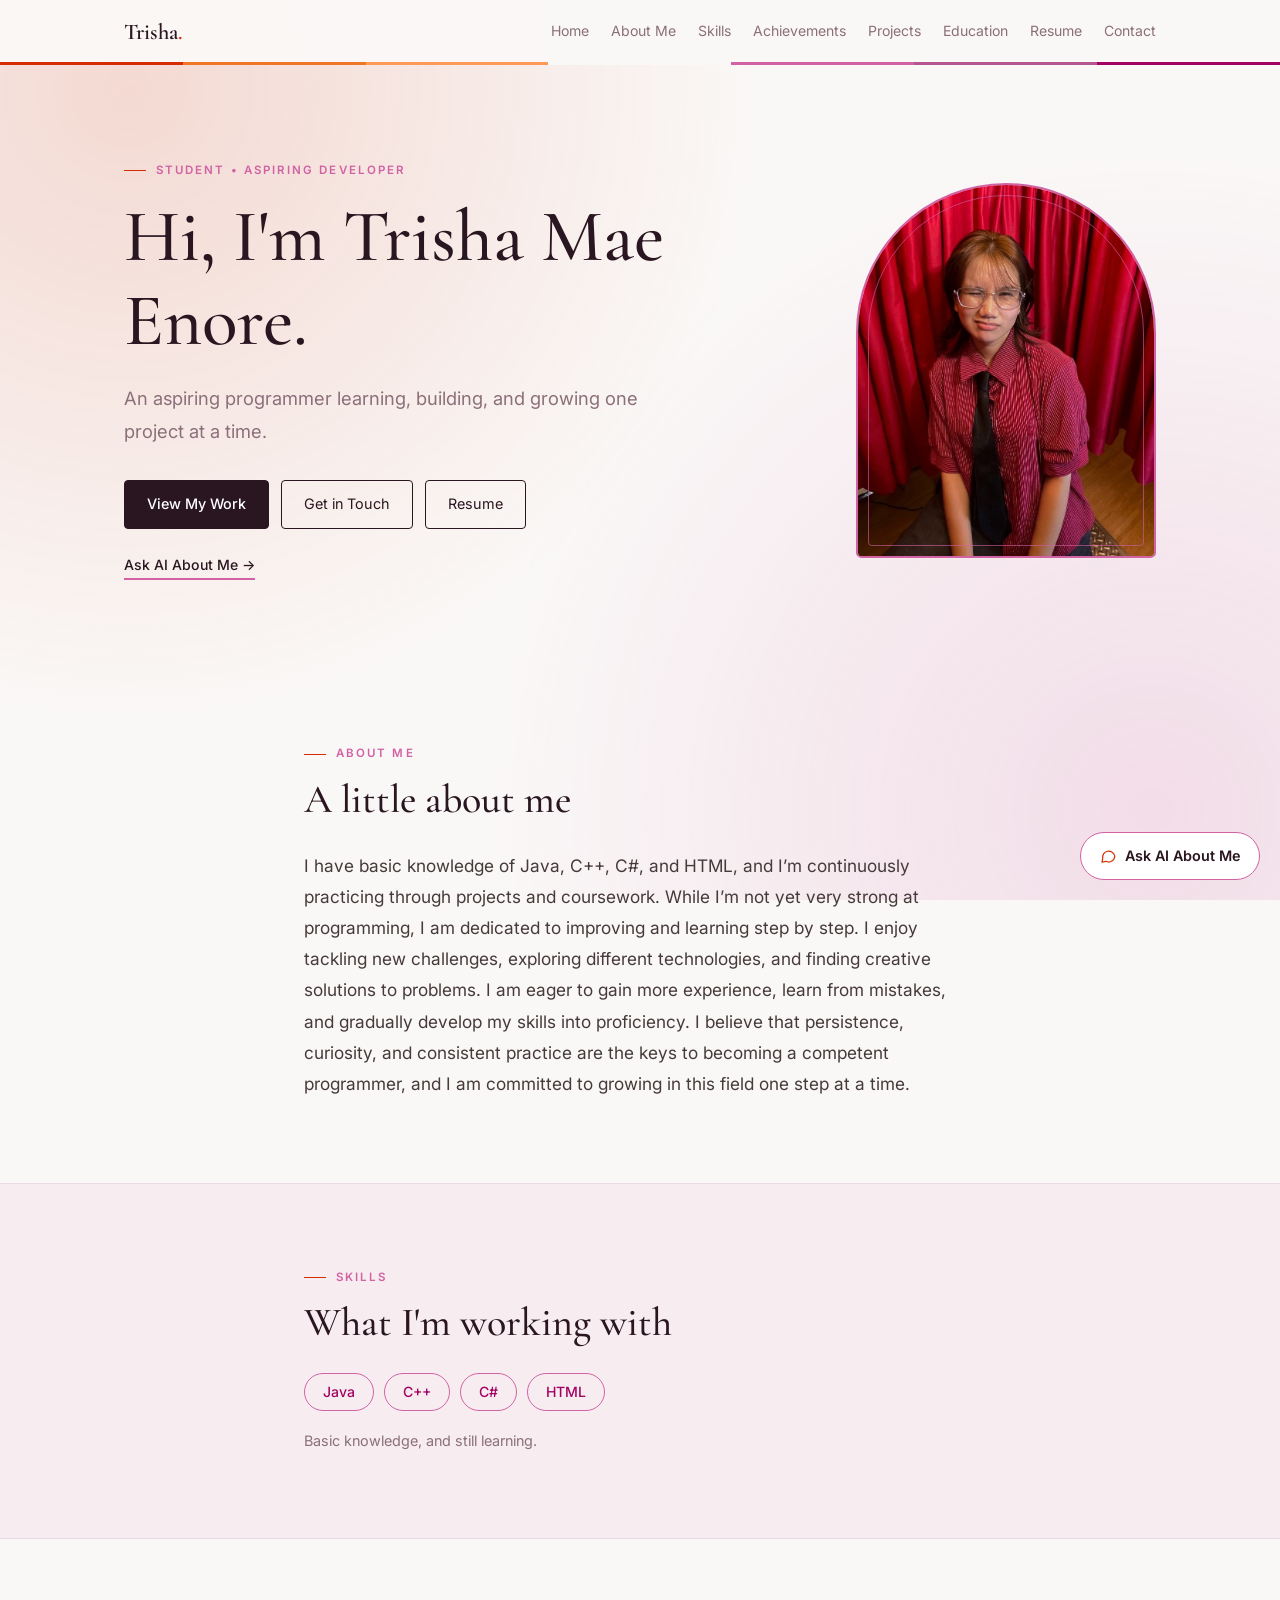
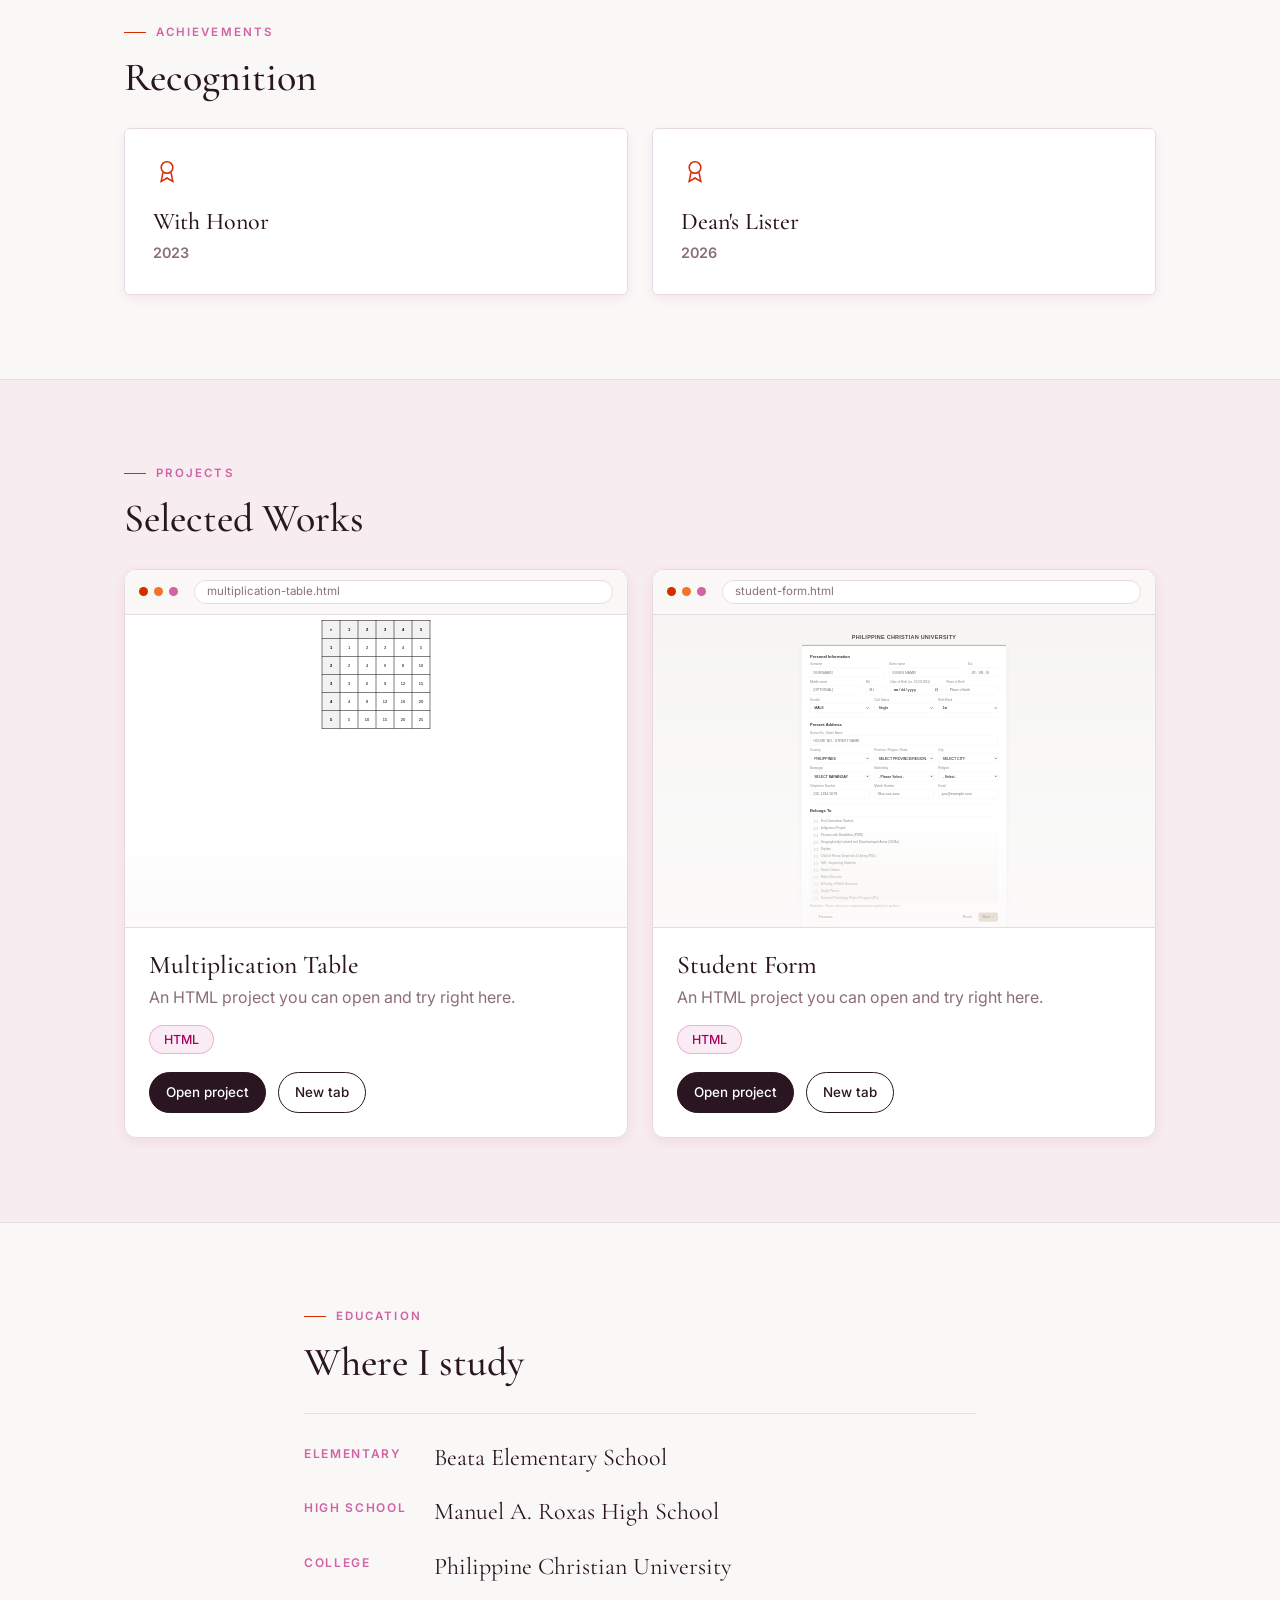
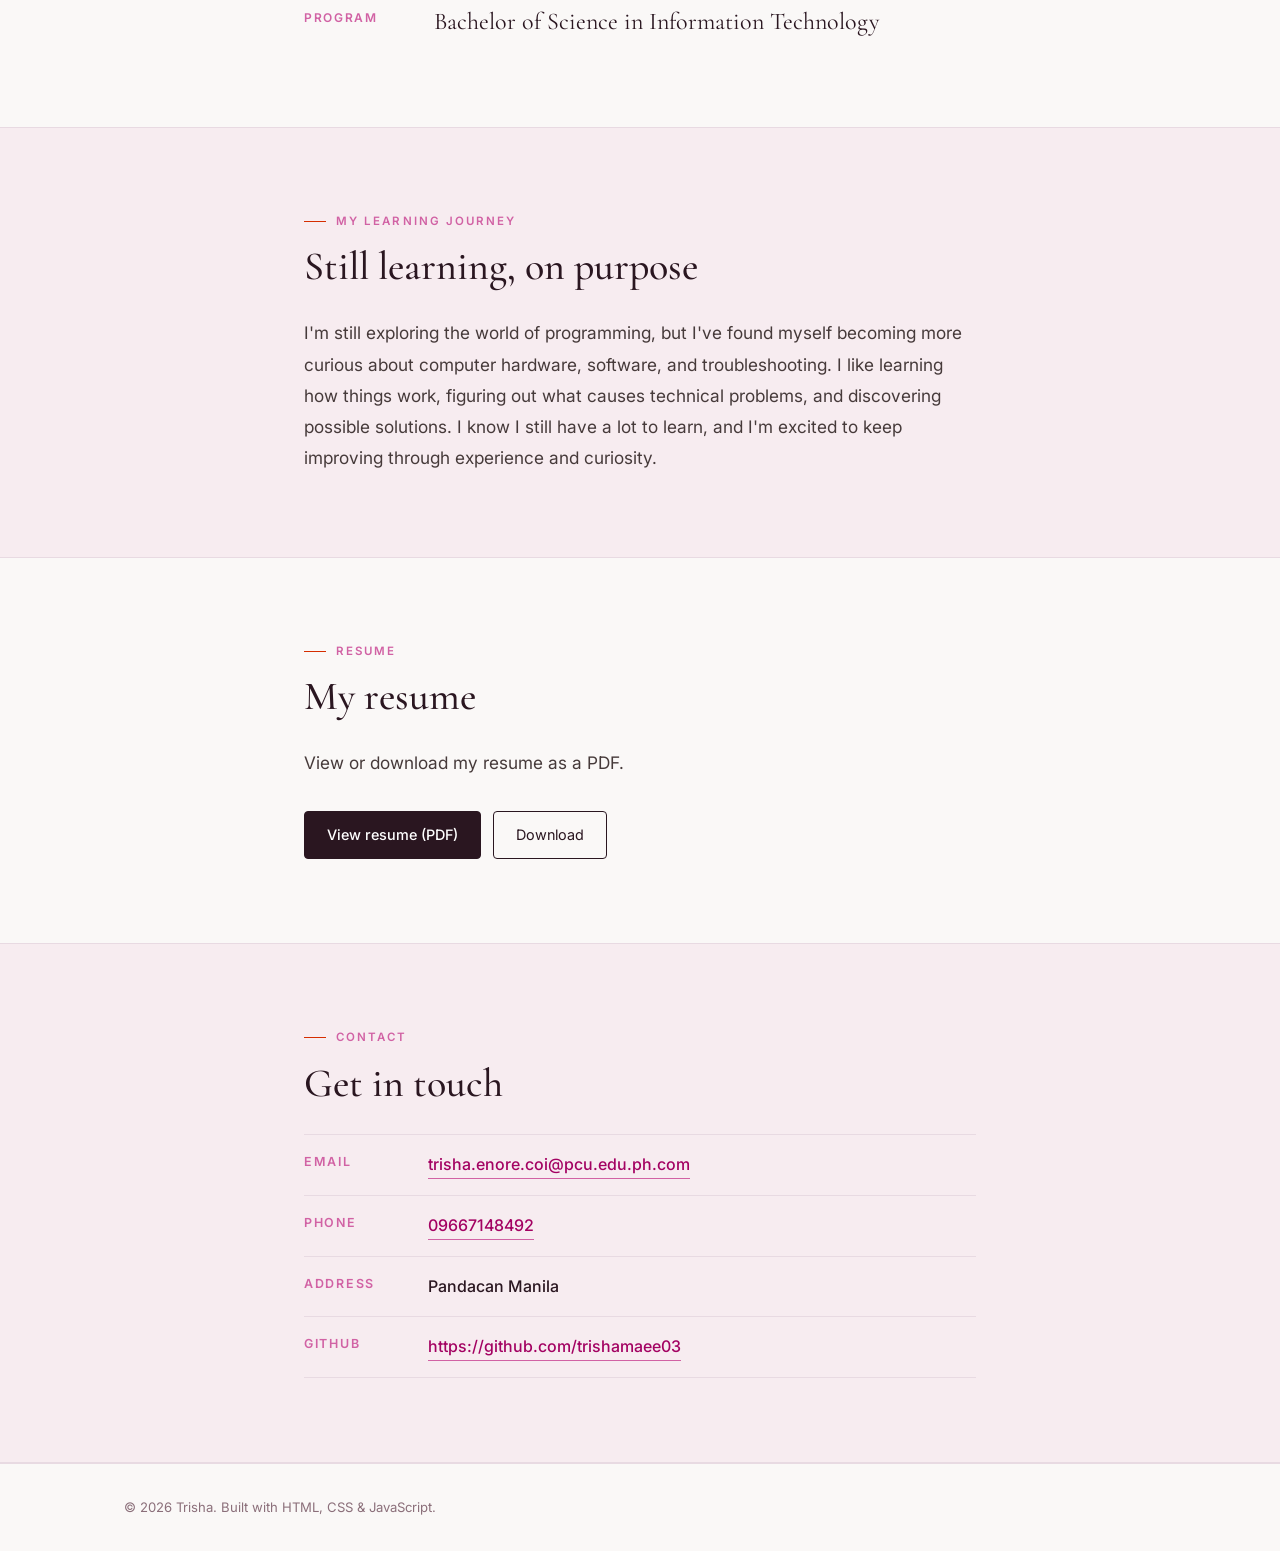
<file: index.html>
<!DOCTYPE html>
<html lang="en">
<head>
<meta charset="UTF-8">
<meta name="viewport" content="width=device-width, initial-scale=1">
<title>Portfolio · Student & Aspiring Developer</title>
<meta name="description" content="Personal portfolio of a student.">
<link rel="preconnect" href="https://fonts.googleapis.com">
<link rel="preconnect" href="https://fonts.gstatic.com" crossorigin>
<link href="https://fonts.googleapis.com/css2?family=Cormorant+Garamond:wght@500;600&family=Inter:wght@400;500;600&display=swap" rel="stylesheet">
<link rel="stylesheet" href="style.css">
</head>
<body>
<a class="skip" href="#home">Skip to content</a>

<header class="nav">
  <div class="wrap nav-in">
    <a href="#home" class="logo">Trisha<span>.</span></a>
    <button id="navToggle" class="nav-toggle" aria-expanded="false" aria-controls="navMenu" aria-label="Toggle menu"><span></span><span></span></button>
    <nav id="navMenu" class="nav-menu" aria-label="Main">
      <a href="#home">Home</a><a href="#about">About Me</a><a href="#skills">Skills</a>
      <a href="#achievements">Achievements</a><a href="#projects">Projects</a>
      <a href="#education">Education</a><a href="#resume">Resume</a><a href="#contact">Contact</a>
    </nav>
  </div>
</header>

<main>
<section id="home" class="hero">
  <div class="wrap hero-in">
    <div>
      <p class="label">Student • Aspiring Developer</p>
      <h1>Hi, I'm Trisha Mae Enore.</h1>
      <p class="sub">An aspiring programmer learning, building, and growing one project at a time.</p>
      <div class="btns">
        <a class="btn primary" href="#projects">View My Work</a>
        <a class="btn" href="#contact">Get in Touch</a>
        <a class="btn" data-resume href="resume.pdf">Resume</a>
      </div>
      <button class="ask" id="heroAsk" type="button">Ask AI About Me <span aria-hidden="true">→</span></button>
    </div>
    <!-- YOUR PHOTO: save your picture as photo.jpg in the same folder as index.html.
         To use another name or link, change the src below. If the file is missing, the "Photo" placeholder shows. -->
    <div class="photo" role="img" aria-label="Profile photo"><span>Photo</span><img src="IMG_20261010_235144_750.jpg" alt="Portrait of Trisha" onerror="this.remove()"></div>
  </div>
</section>

<section id="about" class="sec">
  <div class="wrap narrow">
    <p class="label">About Me</p>
    <h2>A little about me</h2>
    <p class="lead">I have basic knowledge of Java, C++, C#, and HTML, and I’m continuously practicing through projects and coursework. While I’m not yet very strong at programming, I am dedicated to improving and learning step by step. I enjoy tackling new challenges, exploring different technologies, and finding creative solutions to problems. I am eager to gain more experience, learn from mistakes, and gradually develop my skills into proficiency. I believe that persistence, curiosity, and consistent practice are the keys to becoming a competent programmer, and I am committed to growing in this field one step at a time.</p>
  </div>
</section>

<section id="skills" class="sec alt">
  <div class="wrap narrow">
    <p class="label">Skills</p>
    <h2>What I'm working with</h2>
    <ul class="tags" aria-label="Programming languages and technologies">
      <li>Java</li><li>C++</li><li>C#</li><li>HTML</li>
    </ul>
    <p class="note">Basic knowledge, and still learning.</p>
  </div>
</section>

<section id="achievements" class="sec">
  <div class="wrap">
    <p class="label">Achievements</p>
    <h2>Recognition</h2>
    <div class="grid">
      <article class="card ach"><svg width="22" height="22" viewBox="0 0 24 24" fill="none" stroke="currentColor" stroke-width="1.3" aria-hidden="true"><circle cx="12" cy="9" r="5"/><path d="M8.5 13.5 7 21l5-3 5 3-1.5-7.5"/></svg><h3>With Honor</h3><p class="year">2023</p></article>
      <article class="card ach"><svg width="22" height="22" viewBox="0 0 24 24" fill="none" stroke="currentColor" stroke-width="1.3" aria-hidden="true"><circle cx="12" cy="9" r="5"/><path d="M8.5 13.5 7 21l5-3 5 3-1.5-7.5"/></svg><h3>Dean's Lister</h3><p class="year">2026</p></article>
    </div>
  </div>
</section>

<section id="projects" class="sec alt">
  <div class="wrap">
    <p class="label">Projects</p>
    <h2>Selected Works</h2>
    <!-- Each project is its own HTML file in the same folder as index.html.
         To add a project: copy a card, then change data-src (file name) and data-title. -->
    <div class="grid">
      <article class="card proj">
        <div class="win" aria-hidden="true"><i></i><i></i><i></i><span>multiplication-table.html</span></div>
        <div class="preview" aria-hidden="true"><iframe src="multiplication-table.html" title="" tabindex="-1" loading="lazy"></iframe></div>
        <div class="proj-body">
          <h3>Multiplication Table</h3>
          <p>An HTML project you can open and try right here.</p>
          <ul class="tags mini"><li>HTML</li></ul>
          <div class="btns">
            <button class="btn primary compact" type="button" data-src="multiplication-table.html" data-title="Multiplication Table">Open project</button>
            <a class="btn compact" href="multiplication-table.html" target="_blank" rel="noopener">New tab</a>
          </div>
        </div>
      </article>
      <article class="card proj">
        <div class="win" aria-hidden="true"><i></i><i></i><i></i><span>student-form.html</span></div>
        <div class="preview" aria-hidden="true"><iframe src="student-form.html" title="" tabindex="-1" loading="lazy"></iframe></div>
        <div class="proj-body">
          <h3>Student Form</h3>
          <p>An HTML project you can open and try right here.</p>
          <ul class="tags mini"><li>HTML</li></ul>
          <div class="btns">
            <button class="btn primary compact" type="button" data-src="student-form.html" data-title="Student Form">Open project</button>
            <a class="btn compact" href="student-form.html" target="_blank" rel="noopener">New tab</a>
          </div>
        </div>
      </article>
    </div>
  </div>
</section>

<section id="education" class="sec">
  <div class="wrap narrow">
    <p class="label">Education</p>
    <h2>Where I study</h2>
    <dl class="edu">
      <dt>Elementary</dt><dd>Beata Elementary School</dd>
      <dt>High School</dt><dd>Manuel A. Roxas High School</dd>
      <dt>College</dt><dd>Philippine Christian University</dd>
      <dt>Program</dt><dd>Bachelor of Science in Information Technology</dd>
    </dl>
  </div>
</section>

<section id="journey" class="sec alt">
  <div class="wrap narrow">
    <p class="label">My Learning Journey</p>
    <h2>Still learning, on purpose</h2>
    <p class="lead">I'm still exploring the world of programming, but I've found myself becoming more curious about computer hardware, software, and troubleshooting. I like learning how things work, figuring out what causes technical problems, and discovering possible solutions. I know I still have a lot to learn, and I'm excited to keep improving through experience and curiosity.</p>
  </div>
</section>

<section id="resume" class="sec">
  <div class="wrap narrow">
    <p class="label">Resume</p>
    <h2>My resume</h2>
    <p class="lead">View or download my resume as a PDF.</p>
    <!-- The PDF link is set in script.js (PROFILE.resumeFile). Default: resume.pdf in this folder. -->
    <div class="btns"><a class="btn primary" data-resume href="resume.pdf">View resume (PDF)</a><a class="btn" data-resume download href="resume.pdf">Download</a></div>
  </div>
</section>

<section id="contact" class="sec alt">
  <div class="wrap narrow">
    <p class="label">Contact</p>
    <h2>Get in touch</h2>
    <ul class="contact">
      <!-- Filled automatically from PROFILE in script.js once you add your details. -->
      <li><span>Email</span><em>Trisha.enore.coi@pcu.edu.ph</em></li>
      <li><span>GitHub</span><em>https://github.com/trishamaee03</em></li>

    </ul>
  </div>
</section>
</main>

<footer class="foot"><div class="wrap">© <span id="yr"></span> Trisha. Built with HTML, CSS & JavaScript.</div></footer>

<!-- Project viewer -->
<div id="projModal" class="modal" aria-hidden="true">
  <div class="modal-box" role="dialog" aria-modal="true" aria-labelledby="projTitle">
    <div class="modal-head"><h3 id="projTitle">Project</h3><button id="projClose" type="button" class="icon" aria-label="Close project">✕</button></div>
    <iframe id="projFrame" title="Project preview" src="about:blank"></iframe>
  </div>
</div>

<!-- Chatbot -->
<button id="chatFab" class="fab" type="button" aria-expanded="false" aria-controls="chatPanel">
  <svg width="16" height="16" viewBox="0 0 24 24" fill="none" stroke="currentColor" stroke-width="1.6" aria-hidden="true"><path d="M21 12a8 8 0 0 1-11.6 7.1L4 20l1-4.6A8 8 0 1 1 21 12Z"/></svg>
  Ask AI About Me
</button>

<section id="chatPanel" class="chat" role="dialog" aria-labelledby="chatTitle" hidden>
  <div class="chat-head">
    <h2 id="chatTitle">Get to Know Me</h2>
    <div>
      <button id="newChat" type="button" class="icon" aria-label="Start new conversation" title="New conversation">↻</button>
      <button id="closeChat" type="button" class="icon" aria-label="Close chat">✕</button>
    </div>
  </div>
  <div id="chatLog" class="chat-log" role="log" aria-live="polite" aria-label="Conversation"></div>
  <div id="suggestions" class="sugg" aria-label="Suggested questions"></div>
  <form id="chatForm" class="chat-form" autocomplete="off">
    <label for="chatInput" class="sr">Your question</label>
    <textarea id="chatInput" rows="1" maxlength="500" placeholder="Type your question…"></textarea>
    <button id="sendBtn" type="submit" class="send">Send</button>
  </form>
</section>

<script src="script.js"></script>
</body>
</html>
</file>
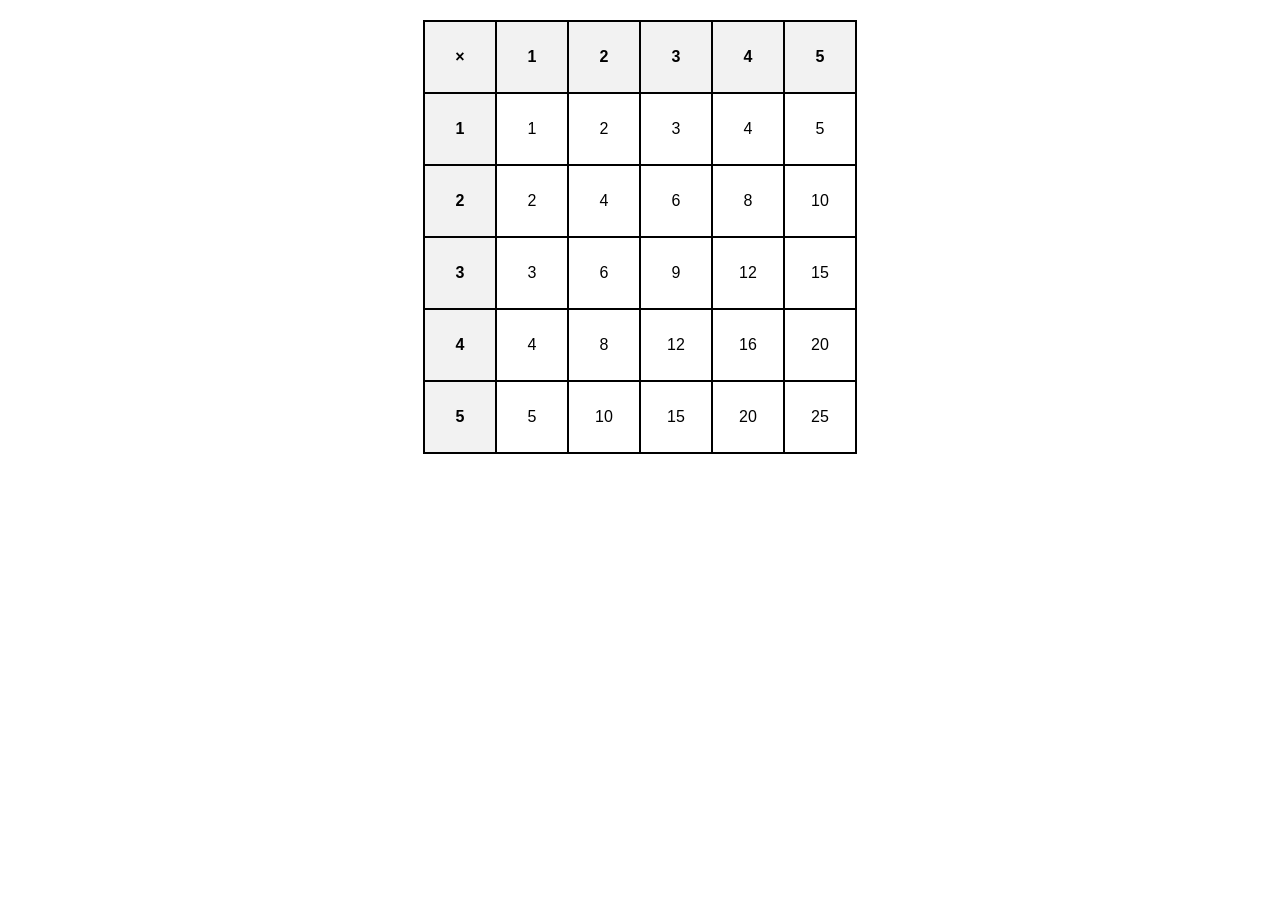
<file: multiplication-table.html>
<!DOCTYPE html>
<html lang="en">
  <head>
    <meta charset="UTF-8" />
    <meta name="viewport" content="width=device-width, initial-scale=1.0" />
    <title>Multiplication Table</title>
    <style>
      table {
        border-collapse: collapse;
        margin: 20px auto;
        text-align: center;
        font-family: Arial, sans-serif;
      }
      th,
      td {
        border: 2px solid black;
        padding: 10px;
        width: 50px;
        height: 50px;
      }
      th {
        background-color: #f2f2f2;
        font-weight: bold;
      }
    </style>
  </head>
  <body>
    <table>
      <tr>
        <th>×</th>
        <th>1</th>
        <th>2</th>
        <th>3</th>
        <th>4</th>
        <th>5</th>
      </tr>
      <tr>
        <th>1</th>
        <td>1</td>
        <td>2</td>
        <td>3</td>
        <td>4</td>
        <td>5</td>
      </tr>
      <tr>
        <th>2</th>
        <td>2</td>
        <td>4</td>
        <td>6</td>
        <td>8</td>
        <td>10</td>
      </tr>
      <tr>
        <th>3</th>
        <td>3</td>
        <td>6</td>
        <td>9</td>
        <td>12</td>
        <td>15</td>
      </tr>
      <tr>
        <th>4</th>
        <td>4</td>
        <td>8</td>
        <td>12</td>
        <td>16</td>
        <td>20</td>
      </tr>
      <tr>
        <th>5</th>
        <td>5</td>
        <td>10</td>
        <td>15</td>
        <td>20</td>
        <td>25</td>
      </tr>
    </table>
  </body>
</html>
</file>
<file: style.css>
:root{--bg:#faf8f7;--ink:#2a1620;--muted:#8b6f7a;--rose:#D162A4;--pink:#f5dce8;--coral:#D52D00;--burnt:#D52D00;--magenta:#A30262;--line:#e8dae2;--alt:rgba(209,98,164,.08);
/* lesbian flag: #D52D00 #EF7627 #FF9A56 #FFFFFF #D162A4 #B55690 #A30262 */
--serif:"Cormorant Garamond",Georgia,serif;--sans:"Inter",system-ui,-apple-system,"Segoe UI",sans-serif}
*{box-sizing:border-box;margin:0}
[hidden]{display:none!important}
html{scroll-behavior:smooth;scroll-padding-top:72px}
body{background:var(--bg);color:var(--ink);font:400 16px/1.7 var(--sans);-webkit-font-smoothing:antialiased}
body::before{content:"";position:fixed;inset:0;pointer-events:none;z-index:-1;background-image:radial-gradient(circle at 10% 10%,rgba(213,45,0,.15) 0%,transparent 45%),radial-gradient(circle at 90% 90%,rgba(209,98,164,.18) 0%,transparent 48%);background-attachment:fixed}
a{color:inherit}
:focus-visible{outline:2px solid var(--coral);outline-offset:3px;border-radius:3px}
.sr{position:absolute;width:1px;height:1px;overflow:hidden;clip:rect(0 0 0 0)}
.skip{position:absolute;left:-999px;background:var(--ink);color:var(--bg);padding:8px 12px;z-index:100}.skip:focus{left:8px;top:8px}
.wrap{max-width:1080px;margin:0 auto;padding:0 24px}.narrow{max-width:720px}
h1,h2,h3{font-family:var(--serif);font-weight:500;line-height:1.15}
h1{font-size:clamp(2.6rem,7vw,4.6rem);margin:14px 0 18px}
h2{font-size:clamp(1.8rem,4vw,2.5rem);margin-bottom:28px}
h3{font-size:1.5rem}
.label{font-size:.72rem;letter-spacing:.18em;text-transform:uppercase;color:var(--rose);display:flex;align-items:center;gap:10px;margin-bottom:12px;font-weight:600}
.label::before{content:"";width:22px;height:1px;background:var(--coral)}
/* nav */
.nav{position:sticky;top:0;z-index:20;background:rgba(250,248,247,.95);backdrop-filter:blur(8px);border-bottom:1px solid var(--line)}
.nav::after{content:"";position:absolute;left:0;right:0;bottom:-1px;height:3px;background:linear-gradient(90deg,#D52D00 0 14.28%,#EF7627 0 28.57%,#FF9A56 0 42.85%,#faf8f7 0 57.14%,#D162A4 0 71.42%,#B55690 0 85.71%,#A30262 0 100%)}
.nav-in{display:flex;align-items:center;justify-content:space-between;height:64px}
.logo{font-family:var(--serif);font-size:1.4rem;text-decoration:none;font-weight:600}.logo span{color:var(--coral)}
.nav-menu{display:flex;gap:22px}
.nav-menu a{font-size:.88rem;text-decoration:none;color:var(--muted);padding:4px 0;border-bottom:2px solid transparent;transition:.2s}
.nav-menu a:hover{color:var(--magenta);border-color:var(--rose)}
.nav-toggle{display:none;background:none;border:0;width:40px;height:40px;cursor:pointer;position:relative}
.nav-toggle span{position:absolute;left:10px;right:10px;height:1.5px;background:var(--ink)}
.nav-toggle span:first-child{top:16px}.nav-toggle span:last-child{top:23px}
/* hero */
.hero{padding:96px 0 80px}
.hero-in{display:grid;grid-template-columns:1.4fr .8fr;gap:48px;align-items:center}
.sub{font-size:1.15rem;color:var(--muted);max-width:30em;line-height:1.8}
.btns{display:flex;flex-wrap:wrap;gap:12px;margin-top:32px}
.btn{display:inline-block;padding:11px 22px;border:1.5px solid var(--ink);border-radius:4px;text-decoration:none;font:inherit;font-size:.9rem;transition:.2s;background:transparent;color:var(--ink);cursor:pointer}
.btn:hover{border-color:var(--rose);background:var(--pink);color:var(--magenta)}
.btn.primary{background:var(--ink);color:#fff;font-weight:500}.btn.primary:hover{background:var(--magenta);border-color:var(--magenta)}
.ask{margin-top:22px;background:none;border:0;border-bottom:2px solid var(--rose);padding:2px 0;font:inherit;font-size:.88rem;cursor:pointer;color:var(--ink);font-weight:500;transition:.2s}
.ask:hover{color:var(--coral);border-color:var(--coral)}
.photo{aspect-ratio:4/5;max-width:300px;justify-self:end;width:100%;border:2px solid var(--rose);border-radius:160px 160px 6px 6px;background:linear-gradient(var(--pink),var(--bg) 85%);display:grid;place-items:center;color:var(--muted);overflow:hidden;position:relative}
.photo img{position:absolute;inset:0;width:100%;height:100%;object-fit:cover}
.photo::after{content:"";position:absolute;inset:10px;border:1.5px solid var(--rose);border-radius:150px 150px 4px 4px;opacity:.6}
/* sections */
.sec{padding:84px 0}.alt{background:var(--alt);border-block:1px solid var(--line)}
.lead{font-size:1.08rem;color:#463a3a;line-height:1.8}
.tags{list-style:none;display:flex;flex-wrap:wrap;gap:10px;padding:0}
.tags li{border:1.5px solid var(--rose);border-radius:99px;padding:6px 18px;font-size:.88rem;color:var(--magenta);font-weight:500}
.note{margin-top:18px;color:var(--muted);font-size:.9rem}
.grid{display:grid;grid-template-columns:repeat(2,1fr);gap:24px}
.card{background:#fff;border:1.5px solid var(--line);border-radius:6px;padding:28px;box-shadow:0 4px 12px rgba(163,2,98,.08);transition:.25s}
.card:hover{border-color:var(--rose);transform:translateY(-2px);box-shadow:0 8px 24px rgba(163,2,98,.14)}
.ach svg{color:var(--coral);margin-bottom:14px;width:28px;height:28px}.year{color:var(--coral);font-size:.9rem;margin-top:4px;font-weight:600}
.preview{position:relative;overflow:hidden;aspect-ratio:16/9;border:1.5px dashed var(--rose);border-radius:4px;background:var(--alt);display:grid;place-items:center;color:var(--muted);font-size:.8rem;margin-bottom:16px}
.preview iframe{position:absolute;top:0;left:0;width:400%;height:400%;transform:scale(.25);transform-origin:0 0;border:0;pointer-events:none;background:#fff}
.card p{color:var(--muted);margin-top:6px}.card .btns{margin-top:18px}
.edu{display:grid;grid-template-columns:110px 1fr;gap:14px 20px;border-top:1.5px solid var(--line);padding-top:24px}
.edu dt{font-size:.75rem;letter-spacing:.14em;text-transform:uppercase;color:var(--rose);padding-top:6px;font-weight:600}
.edu dd{font-family:var(--serif);font-size:1.5rem}
.contact{list-style:none;padding:0;border-top:1.5px solid var(--line)}
.contact li{display:flex;gap:24px;padding:16px 0;border-bottom:1px solid var(--line)}
.contact span{width:100px;font-size:.78rem;letter-spacing:.14em;text-transform:uppercase;color:var(--rose);font-weight:600}
.contact em{font-style:normal;color:var(--ink);opacity:1;font-weight:500}
.contact a{border-bottom:1.5px solid var(--rose);text-decoration:none;color:var(--magenta);font-weight:500}
.foot{padding:32px 0;border-top:1.5px solid var(--line);font-size:.82rem;color:var(--muted)}
/* projects */
.proj{padding:0;overflow:hidden;display:flex;flex-direction:column;border-radius:12px;transition:.3s}
.proj:hover{transform:translateY(-4px);box-shadow:0 12px 32px rgba(209,98,164,.2)}
.win{display:flex;align-items:center;gap:6px;padding:10px 14px;background:var(--bg);border-bottom:1px solid var(--line)}
.win i{width:9px;height:9px;border-radius:50%;background:#D52D00}
.win i:nth-child(2){background:#EF7627}.win i:nth-child(3){background:#D162A4}
.win span{margin-left:10px;flex:1;background:#fff;border:1px solid var(--line);border-radius:99px;padding:1px 12px;font-size:.72rem;color:var(--muted);overflow:hidden;text-overflow:ellipsis;white-space:nowrap}
.proj .preview{border:0;border-radius:0;margin:0;aspect-ratio:16/10;border-bottom:1px solid var(--line);background:#fff}
.proj .preview::after{content:"";position:absolute;inset:0;background:linear-gradient(180deg,transparent 70%,rgba(250,248,247,.7))}
.proj-body{padding:22px 24px 24px}
.proj-body h3{font-size:1.6rem;color:var(--ink)}
.proj-body p{margin-top:4px;color:var(--muted)}
.tags.mini{margin-top:14px}.tags.mini li{padding:3px 14px;font-size:.78rem;background:rgba(209,98,164,.12);border-color:rgba(209,98,164,.4);color:var(--magenta)}
.btn.compact{padding:8px 16px;font-size:.84rem;border-radius:99px;font-weight:500}
/* project modal */
.modal{position:fixed;inset:0;z-index:60;display:none;align-items:center;justify-content:center;background:rgba(34,21,29,.5);backdrop-filter:blur(6px);padding:20px}
.modal.open{display:flex}
.modal-box{width:min(920px,100%);height:min(86dvh,760px);background:#fff;border:1.5px solid var(--line);border-radius:8px;overflow:hidden;display:flex;flex-direction:column;box-shadow:0 16px 40px rgba(0,0,0,.15)}
.modal-head{display:flex;justify-content:space-between;align-items:center;gap:12px;padding:10px 16px;background:var(--bg);border-bottom:1px solid var(--line)}
.modal-head h3{font-size:1.2rem;font-weight:600}
.modal-box iframe{flex:1;width:100%;border:0;background:#fff}
/* chat */
.fab{position:fixed;right:20px;bottom:20px;z-index:30;display:flex;gap:8px;align-items:center;background:#fff;color:var(--ink);border:1.5px solid var(--rose);border-radius:99px;padding:11px 18px;font:inherit;font-size:.9rem;cursor:pointer;transition:.2s;font-weight:600}
.fab:hover{background:var(--pink);border-color:var(--magenta)}.fab svg{color:var(--coral);width:18px;height:18px}
.chat{position:fixed;right:20px;bottom:20px;z-index:70;width:380px;max-width:calc(100vw - 24px);height:min(600px,calc(100dvh - 40px));display:flex;flex-direction:column;background:#fff;border:1.5px solid var(--line);border-radius:12px;box-shadow:0 16px 40px rgba(0,0,0,.15);overflow:hidden}
.chat-head{display:flex;justify-content:space-between;align-items:center;padding:14px 18px;border-bottom:1px solid var(--line);background:var(--bg)}
.chat-head h2{font-size:1.35rem;margin:0;font-weight:600}
.icon{background:none;border:0;width:34px;height:34px;border-radius:4px;cursor:pointer;color:var(--muted);font-size:1rem;transition:.2s}.icon:hover{background:var(--pink);color:var(--magenta)}
.chat-log{flex:1;overflow-y:auto;padding:18px;display:flex;flex-direction:column;gap:10px}
.msg{max-width:88%;padding:10px 14px;border-radius:12px;font-size:.9rem;line-height:1.55;white-space:pre-wrap;overflow-wrap:anywhere}
.msg a{color:var(--magenta);font-weight:600}
.msg.bot{background:rgba(209,98,164,.12);border:1px solid rgba(209,98,164,.25);align-self:flex-start;border-bottom-left-radius:4px}
.msg.user{background:var(--ink);color:#fff;align-self:flex-end;border-bottom-right-radius:4px}
.msg.err{background:#fff;border:1.5px solid var(--coral);color:#7a2f2e;align-self:flex-start}
.typing{display:flex;gap:5px;padding:14px}.typing i{width:6px;height:6px;border-radius:50%;background:var(--rose);animation:b 1s infinite}
.typing i:nth-child(2){animation-delay:.15s}.typing i:nth-child(3){animation-delay:.3s}
@keyframes b{0%,60%,100%{opacity:.3}30%{opacity:1}}
.sugg{display:flex;flex-wrap:wrap;gap:6px;padding:0 18px 12px;max-height:150px;overflow-y:auto}
.sugg button{background:#fff;border:1px solid var(--line);border-radius:99px;padding:4px 11px;font:inherit;font-size:.78rem;cursor:pointer;color:var(--muted);transition:.2s}
.sugg button:hover{border-color:var(--coral);color:var(--coral);background:rgba(213,45,0,.05)}
.chat-form{display:flex;gap:8px;padding:12px;border-top:1px solid var(--line);background:var(--bg)}
.chat-form textarea{flex:1;resize:none;border:1px solid var(--line);border-radius:6px;padding:9px 12px;font:inherit;font-size:.9rem;background:#fff;color:var(--ink);max-height:110px}
.chat-form textarea:focus{border-color:var(--rose);outline:0}
.send{background:var(--rose);color:#fff;border:0;border-radius:6px;padding:0 18px;font:inherit;font-weight:600;font-size:.86rem;cursor:pointer;transition:.2s}
.send:hover{background:var(--magenta)}.send:disabled{opacity:.5;cursor:wait}
@media(max-width:760px){
 .nav-toggle{display:block}
 .nav-menu{display:none;position:absolute;top:64px;left:0;right:0;flex-direction:column;gap:0;background:var(--bg);border-bottom:1px solid var(--line);padding:8px 24px 16px}
 .nav-menu.open{display:flex}.nav-menu a{padding:12px 0}
 .hero{padding:56px 0}.hero-in{grid-template-columns:1fr}.photo{justify-self:start;max-width:200px;order:-1}
 .grid{grid-template-columns:1fr}.sec{padding:60px 0}
 .chat{right:0;bottom:0;width:100%;max-width:100%;height:100dvh;border-radius:0}
 .edu{grid-template-columns:1fr;gap:2px}.edu dd{margin-bottom:12px}
}
@media(prefers-reduced-motion:reduce){*{transition:none!important;animation:none!important;scroll-behavior:auto!important}}
</file>
